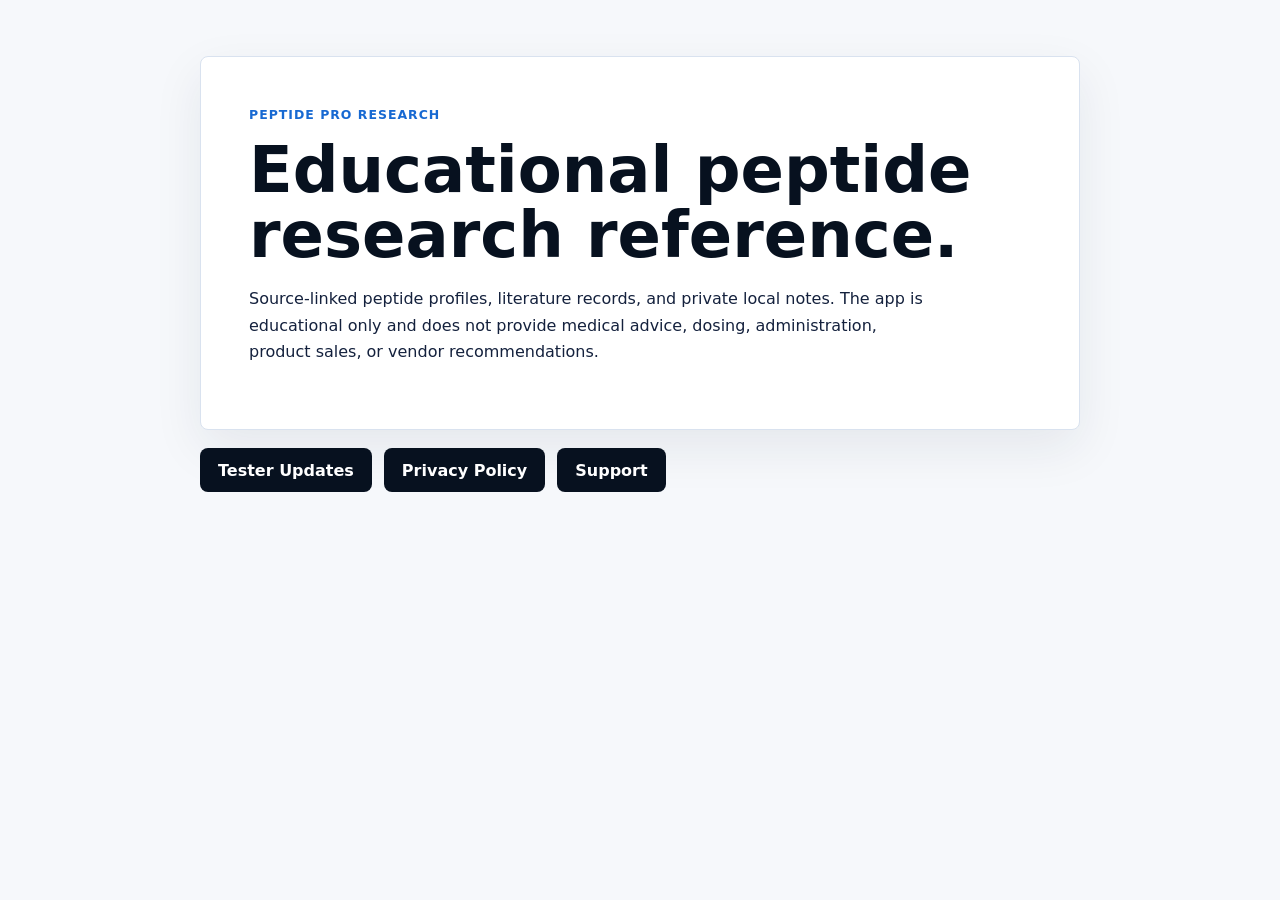
<file: index.html>
<!doctype html>
<html lang="en">
  <head>
    <meta charset="utf-8" />
    <meta name="viewport" content="width=device-width, initial-scale=1" />
    <title>Peptide Pro Research</title>
    <meta
      name="description"
      content="Peptide Pro Research is an educational research reference app for source-linked peptide profiles, literature records, and private local notes."
    />
    <link rel="stylesheet" href="/styles.css" />
  </head>
  <body>
    <main class="shell">
      <section class="hero">
        <p class="eyebrow">Peptide Pro Research</p>
        <h1>Educational peptide research reference.</h1>
        <p>
          Source-linked peptide profiles, literature records, and private local notes.
          The app is educational only and does not provide medical advice, dosing,
          administration, product sales, or vendor recommendations.
        </p>
      </section>

      <section class="links" aria-label="Site links">
        <a href="/testers/">Tester Updates</a>
        <a href="/privacy/">Privacy Policy</a>
        <a href="/support/">Support</a>
      </section>
    </main>
  </body>
</html>
</file>
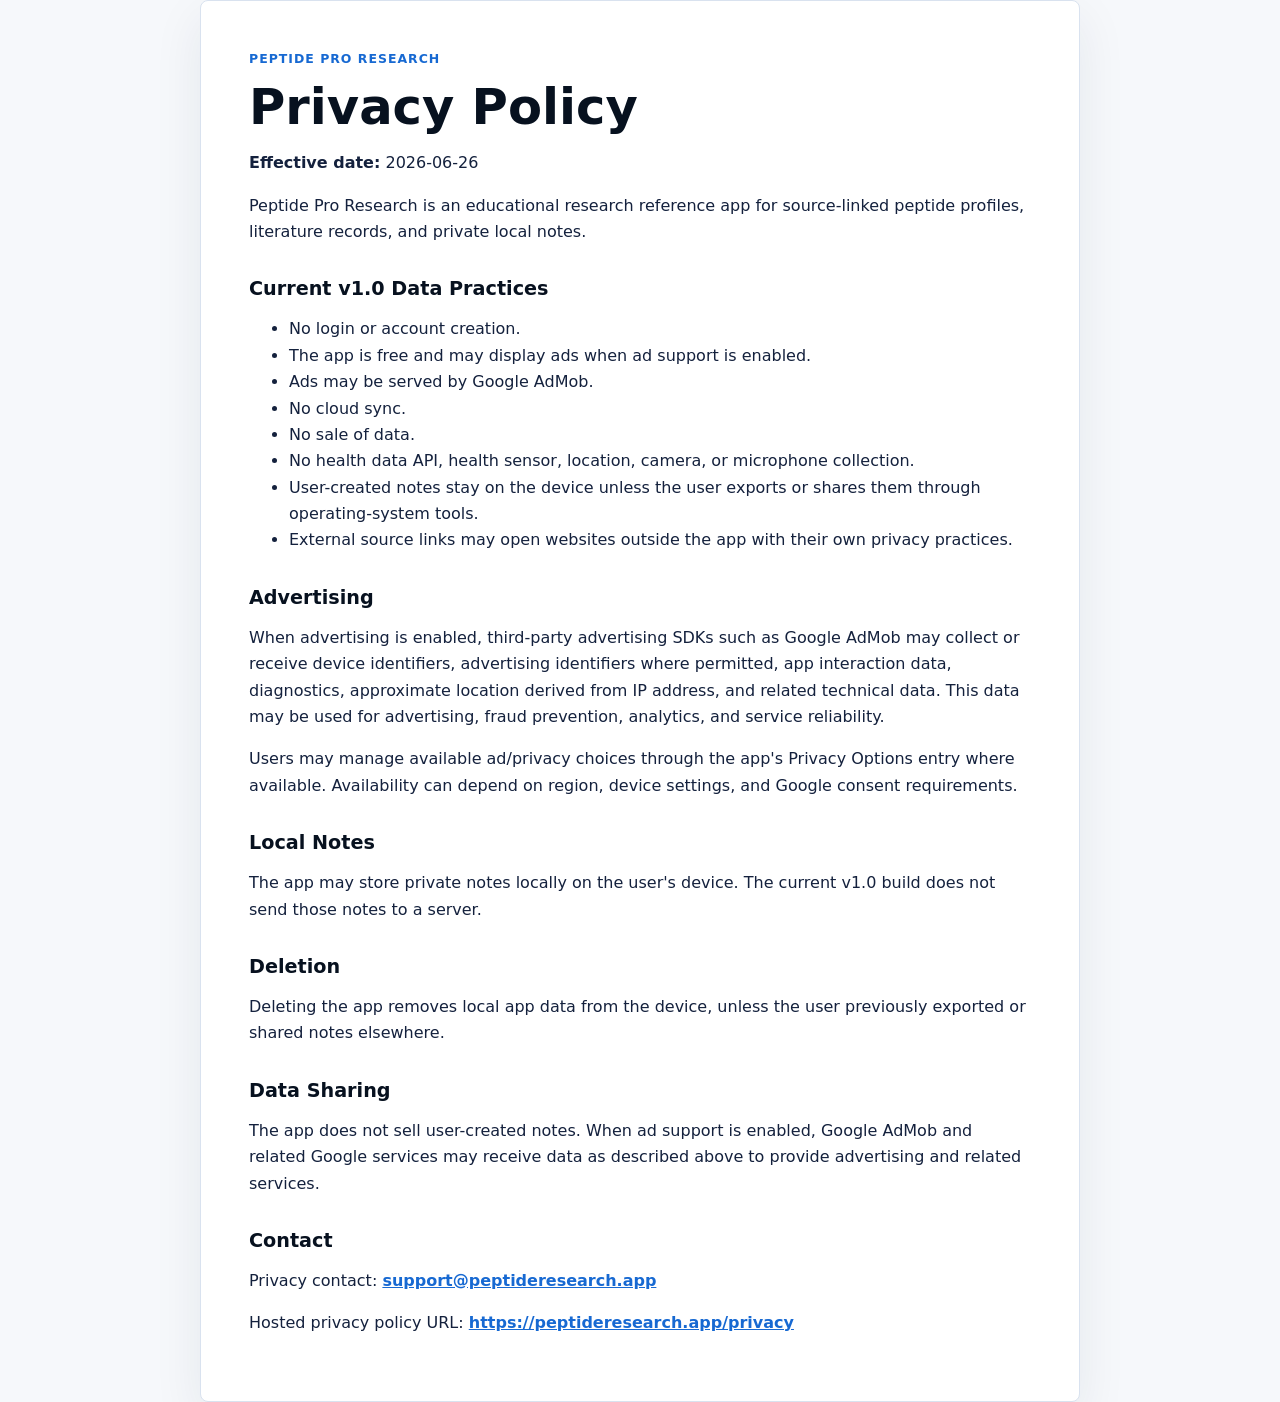
<file: privacy/index.html>
<!doctype html>
<html lang="en">
  <head>
    <meta charset="utf-8" />
    <meta name="viewport" content="width=device-width, initial-scale=1" />
    <title>Peptide Pro Research Privacy Policy</title>
    <meta
      name="description"
      content="Privacy Policy for Peptide Pro Research."
    />
    <link rel="stylesheet" href="/styles.css" />
  </head>
  <body>
    <main class="shell document">
      <p class="eyebrow">Peptide Pro Research</p>
      <h1>Privacy Policy</h1>
      <p><strong>Effective date:</strong> 2026-06-26</p>
      <p>
        Peptide Pro Research is an educational research reference app for source-linked
        peptide profiles, literature records, and private local notes.
      </p>

      <h2>Current v1.0 Data Practices</h2>
      <ul>
        <li>No login or account creation.</li>
        <li>The app is free and may display ads when ad support is enabled.</li>
        <li>Ads may be served by Google AdMob.</li>
        <li>No cloud sync.</li>
        <li>No sale of data.</li>
        <li>No health data API, health sensor, location, camera, or microphone collection.</li>
        <li>User-created notes stay on the device unless the user exports or shares them through operating-system tools.</li>
        <li>External source links may open websites outside the app with their own privacy practices.</li>
      </ul>

      <h2>Advertising</h2>
      <p>
        When advertising is enabled, third-party advertising SDKs such as Google AdMob
        may collect or receive device identifiers, advertising identifiers where permitted,
        app interaction data, diagnostics, approximate location derived from IP address,
        and related technical data. This data may be used for advertising, fraud prevention,
        analytics, and service reliability.
      </p>
      <p>
        Users may manage available ad/privacy choices through the app's Privacy Options
        entry where available. Availability can depend on region, device settings, and
        Google consent requirements.
      </p>

      <h2>Local Notes</h2>
      <p>
        The app may store private notes locally on the user's device. The current v1.0
        build does not send those notes to a server.
      </p>

      <h2>Deletion</h2>
      <p>
        Deleting the app removes local app data from the device, unless the user
        previously exported or shared notes elsewhere.
      </p>

      <h2>Data Sharing</h2>
      <p>
        The app does not sell user-created notes. When ad support is enabled, Google
        AdMob and related Google services may receive data as described above to provide
        advertising and related services.
      </p>

      <h2>Contact</h2>
      <p>
        Privacy contact:
        <a href="mailto:support@peptideresearch.app">support@peptideresearch.app</a>
      </p>
      <p>
        Hosted privacy policy URL:
        <a href="https://peptideresearch.app/privacy">https://peptideresearch.app/privacy</a>
      </p>
    </main>
  </body>
</html>
</file>
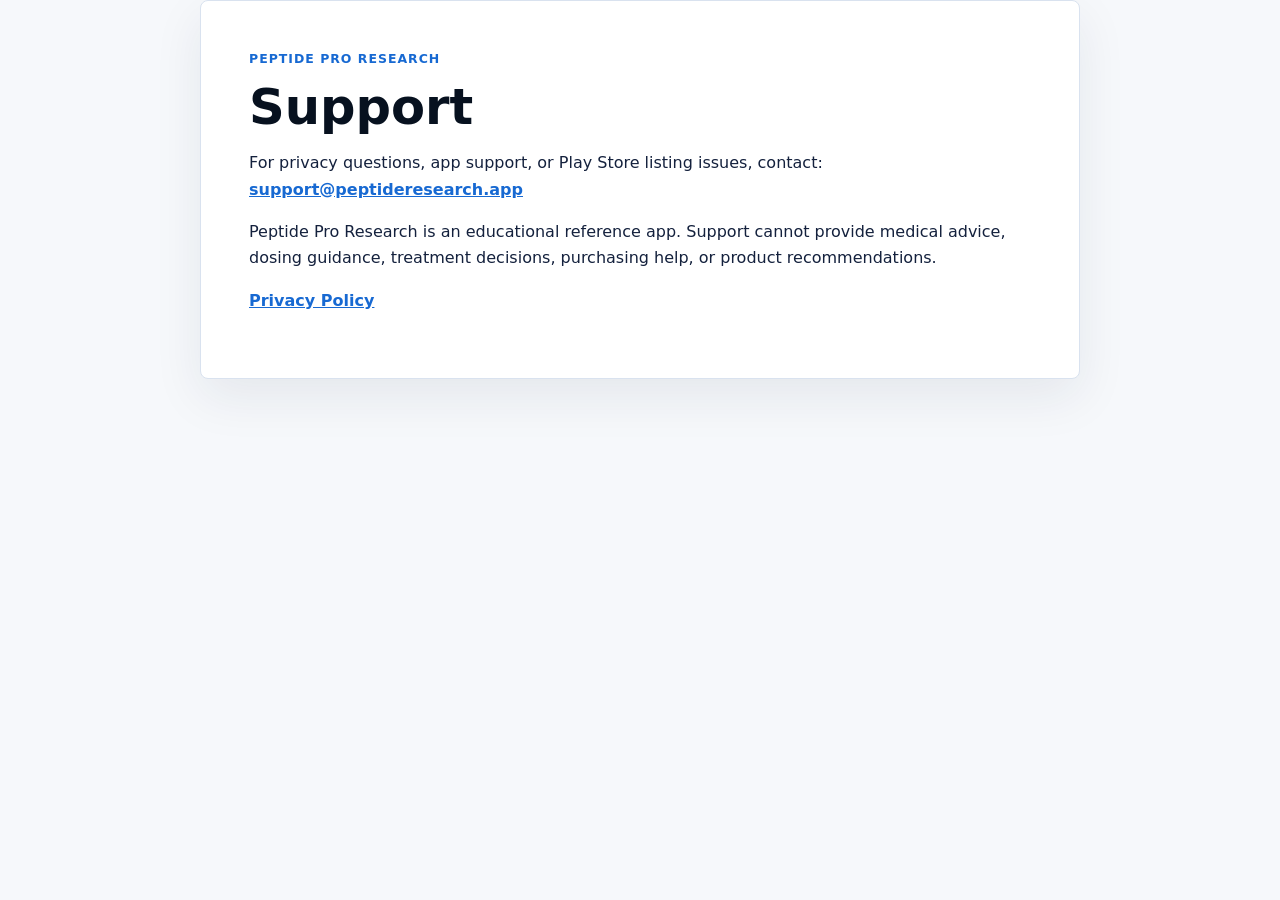
<file: support/index.html>
<!doctype html>
<html lang="en">
  <head>
    <meta charset="utf-8" />
    <meta name="viewport" content="width=device-width, initial-scale=1" />
    <title>Peptide Pro Research Support</title>
    <meta
      name="description"
      content="Support contact for Peptide Pro Research."
    />
    <link rel="stylesheet" href="/styles.css" />
  </head>
  <body>
    <main class="shell document">
      <p class="eyebrow">Peptide Pro Research</p>
      <h1>Support</h1>
      <p>
        For privacy questions, app support, or Play Store listing issues, contact:
        <a href="mailto:support@peptideresearch.app">support@peptideresearch.app</a>
      </p>
      <p>
        Peptide Pro Research is an educational reference app. Support cannot provide
        medical advice, dosing guidance, treatment decisions, purchasing help, or
        product recommendations.
      </p>
      <p><a href="/privacy/">Privacy Policy</a></p>
    </main>
  </body>
</html>
</file>
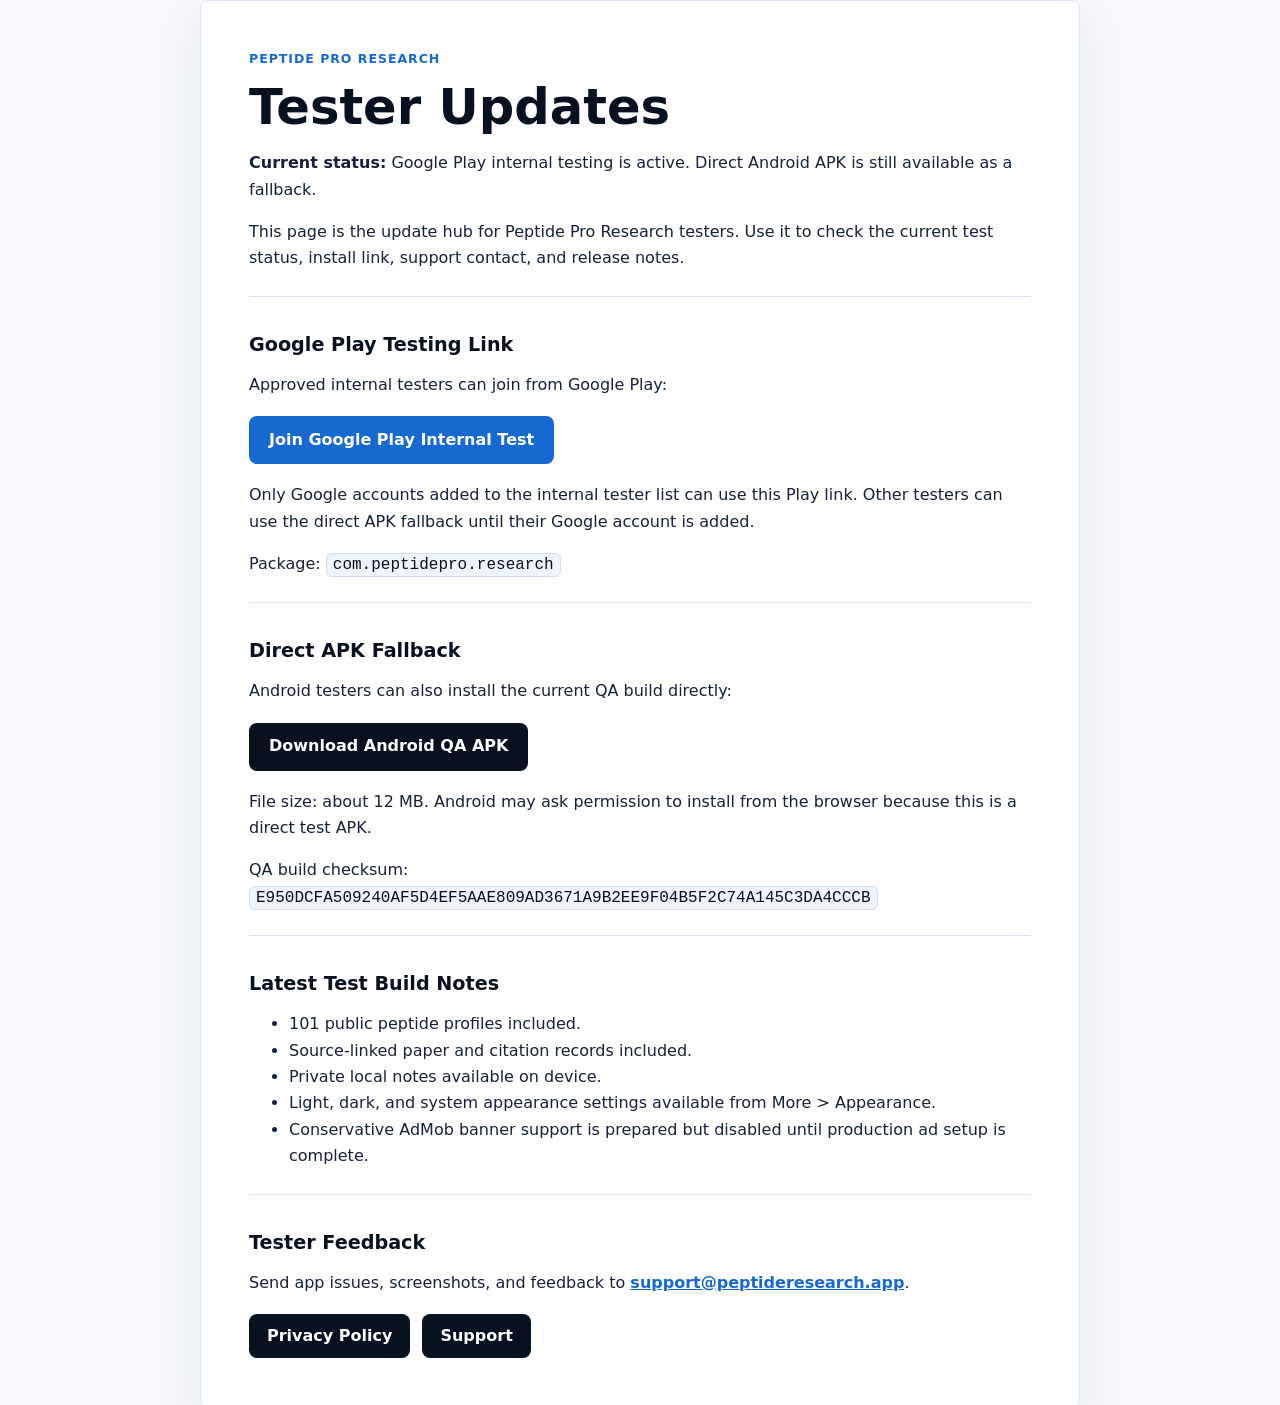
<file: testers/index.html>
<!doctype html>
<html lang="en">
  <head>
    <meta charset="utf-8" />
    <meta name="viewport" content="width=device-width, initial-scale=1" />
    <title>Peptide Pro Research Tester Updates</title>
    <meta
      name="description"
      content="Tester updates and install guidance for Peptide Pro Research."
    />
    <link rel="stylesheet" href="/styles.css" />
  </head>
  <body>
    <main class="shell document">
      <p class="eyebrow">Peptide Pro Research</p>
      <h1>Tester Updates</h1>
      <p><strong>Current status:</strong> Google Play internal testing is active. Direct Android APK is still available as a fallback.</p>
      <p>
        This page is the update hub for Peptide Pro Research testers. Use it to check
        the current test status, install link, support contact, and release notes.
      </p>

      <section class="status-panel">
        <h2>Google Play Testing Link</h2>
        <p>
          Approved internal testers can join from Google Play:
        </p>
        <p class="download-row">
          <a class="download-button" href="https://play.google.com/apps/internaltest/4700775665711676018">
            Join Google Play Internal Test
          </a>
        </p>
        <p>
          Only Google accounts added to the internal tester list can use this Play link.
          Other testers can use the direct APK fallback until their Google account is added.
        </p>
        <p>
          Package: <code>com.peptidepro.research</code>
        </p>
      </section>

      <section class="status-panel">
        <h2>Direct APK Fallback</h2>
        <p>
          Android testers can also install the current QA build directly:
        </p>
        <p class="download-row">
          <a class="download-button secondary-button" href="/downloads/peptide-pro-research-qa.apk" download>
            Download Android QA APK
          </a>
        </p>
        <p>
          File size: about 12 MB. Android may ask permission to install from the browser
          because this is a direct test APK.
        </p>
        <p>
          QA build checksum:
          <code>E950DCFA509240AF5D4EF5AAE809AD3671A9B2EE9F04B5F2C74A145C3DA4CCCB</code>
        </p>
      </section>

      <section class="status-panel">
        <h2>Latest Test Build Notes</h2>
        <ul>
          <li>101 public peptide profiles included.</li>
          <li>Source-linked paper and citation records included.</li>
          <li>Private local notes available on device.</li>
          <li>Light, dark, and system appearance settings available from More &gt; Appearance.</li>
          <li>Conservative AdMob banner support is prepared but disabled until production ad setup is complete.</li>
        </ul>
      </section>

      <section class="status-panel">
        <h2>Tester Feedback</h2>
        <p>
          Send app issues, screenshots, and feedback to
          <a href="mailto:support@peptideresearch.app">support@peptideresearch.app</a>.
        </p>
      </section>

      <section class="links" aria-label="Tester links">
        <a href="/privacy/">Privacy Policy</a>
        <a href="/support/">Support</a>
      </section>
    </main>
  </body>
</html>
</file>
<file: styles.css>
:root {
  color-scheme: light;
  font-family: Inter, ui-sans-serif, system-ui, -apple-system, BlinkMacSystemFont, "Segoe UI", sans-serif;
  color: #14213d;
  background: #f6f8fb;
}

* {
  box-sizing: border-box;
}

body {
  margin: 0;
  min-height: 100vh;
}

a {
  color: #1769d2;
  font-weight: 700;
}

code {
  background: #eef4ff;
  border: 1px solid #cfddf2;
  border-radius: 6px;
  color: #07111f;
  padding: 2px 6px;
}

.shell {
  width: min(880px, calc(100% - 32px));
  margin: 0 auto;
  padding: 56px 0;
}

.hero,
.document {
  background: #ffffff;
  border: 1px solid #d9e2ef;
  border-radius: 8px;
  box-shadow: 0 18px 50px rgba(20, 33, 61, 0.08);
  padding: clamp(24px, 5vw, 48px);
}

.eyebrow {
  color: #1769d2;
  font-size: 0.78rem;
  font-weight: 800;
  letter-spacing: 0.08em;
  margin: 0 0 12px;
  text-transform: uppercase;
}

h1 {
  color: #07111f;
  font-size: clamp(2rem, 5vw, 4.25rem);
  line-height: 1.02;
  margin: 0 0 18px;
  max-width: 760px;
}

.document h1 {
  font-size: clamp(2rem, 4vw, 3.1rem);
}

h2 {
  color: #07111f;
  font-size: 1.2rem;
  margin: 32px 0 10px;
}

p,
li {
  font-size: 1rem;
  line-height: 1.65;
}

.hero p {
  max-width: 680px;
}

.links {
  display: flex;
  flex-wrap: wrap;
  gap: 12px;
  margin-top: 18px;
}

.links a {
  align-items: center;
  background: #07111f;
  border-radius: 8px;
  color: #ffffff;
  display: inline-flex;
  min-height: 44px;
  padding: 0 18px;
  text-decoration: none;
}

.download-row {
  margin: 18px 0;
}

.download-button {
  align-items: center;
  background: #1769d2;
  border-radius: 8px;
  color: #ffffff;
  display: inline-flex;
  min-height: 48px;
  padding: 0 20px;
  text-decoration: none;
}

.secondary-button {
  background: #07111f;
}

.status-panel {
  border-top: 1px solid #d9e2ef;
  margin-top: 24px;
  padding-top: 4px;
}
</file>
